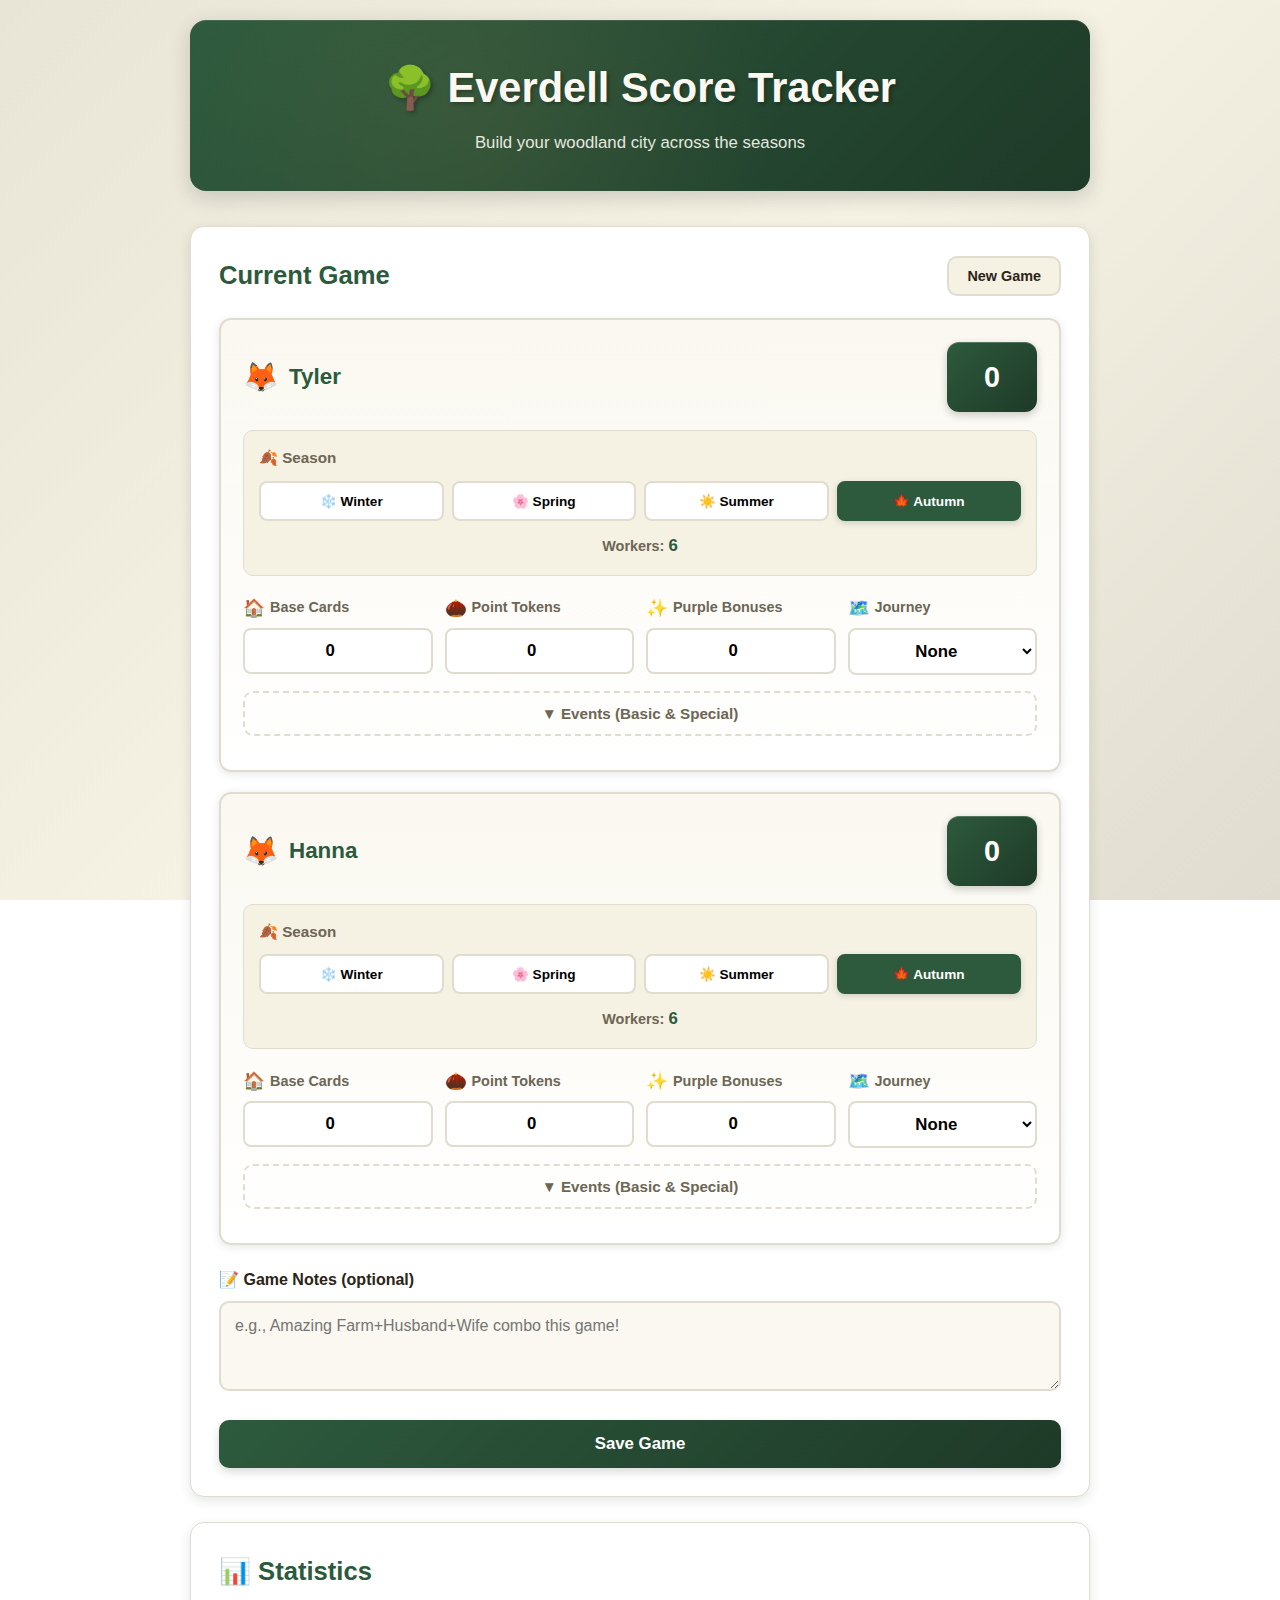
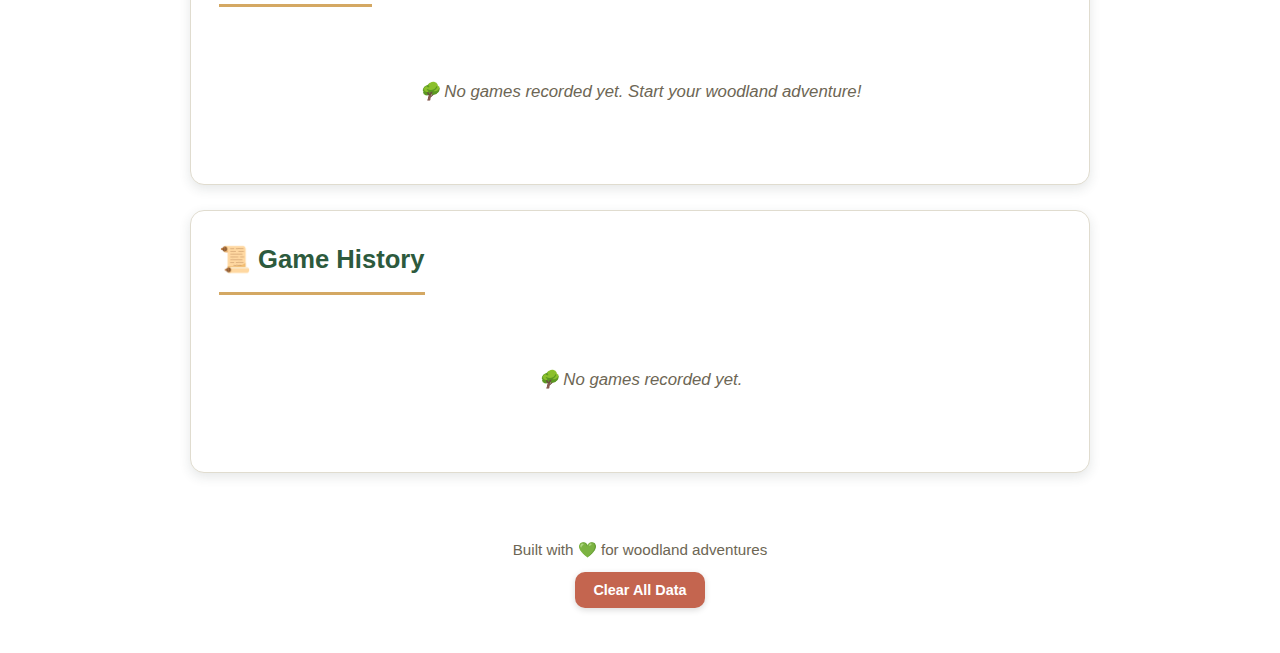
<file: everdell-score-tracker/index.html>
<!DOCTYPE html>
<html lang="en">
<head>
    <meta charset="UTF-8">
    <meta name="viewport" content="width=device-width, initial-scale=1.0">
    <title>Everdell Score Tracker 🌳</title>
    <link rel="stylesheet" href="styles.css">
</head>
<body>
    <div class="container">
        <header>
            <h1>🌳 Everdell Score Tracker</h1>
            <p class="subtitle">Build your woodland city across the seasons</p>
        </header>

        <!-- Player Setup Screen -->
        <section id="playerSetupSection" class="card" style="display: none;">
            <h2>🏡 New Game Setup</h2>
            <div class="player-count-selection">
                <label>How many players?</label>
                <div class="player-count-buttons">
                    <button class="player-count-btn" data-count="2">2 Players</button>
                    <button class="player-count-btn" data-count="3">3 Players</button>
                    <button class="player-count-btn" data-count="4">4 Players</button>
                </div>
            </div>
            <div id="playerNamesSetup" style="display: none;">
                <div id="playerNameInputs"></div>
                <div class="button-group">
                    <button id="startGameBtn" class="btn-primary">Start Game →</button>
                </div>
            </div>
        </section>

        <!-- New Game Form -->
        <section id="newGameSection" class="card">
            <div class="section-header">
                <h2>Current Game</h2>
                <button id="newGameBtn" class="btn-secondary-small">New Game</button>
            </div>
            <div id="playersInput">
                <!-- Player inputs will be generated by JS -->
            </div>
            
            <!-- Game Notes -->
            <div class="game-notes-section">
                <label for="gameNotes">📝 Game Notes (optional)</label>
                <textarea id="gameNotes" placeholder="e.g., Amazing Farm+Husband+Wife combo this game!"></textarea>
            </div>
            
            <div class="button-group">
                <button id="saveGameBtn" class="btn-primary">Save Game</button>
            </div>
        </section>

        <!-- Statistics -->
        <section id="statsSection" class="card">
            <h2>📊 Statistics</h2>
            <div id="statsContent">
                <p class="empty-state">No games recorded yet. Play a game to see stats!</p>
            </div>
        </section>

        <!-- Game History -->
        <section id="historySection" class="card">
            <h2>📜 Game History</h2>
            <div id="historyContent">
                <p class="empty-state">No games recorded yet.</p>
            </div>
        </section>

        <!-- Footer -->
        <footer>
            <p>Built with 💚 for woodland adventures</p>
            <button id="clearDataBtn" class="btn-danger-small">Clear All Data</button>
        </footer>
    </div>

    <script src="app.js"></script>
</body>
</html>
</file>
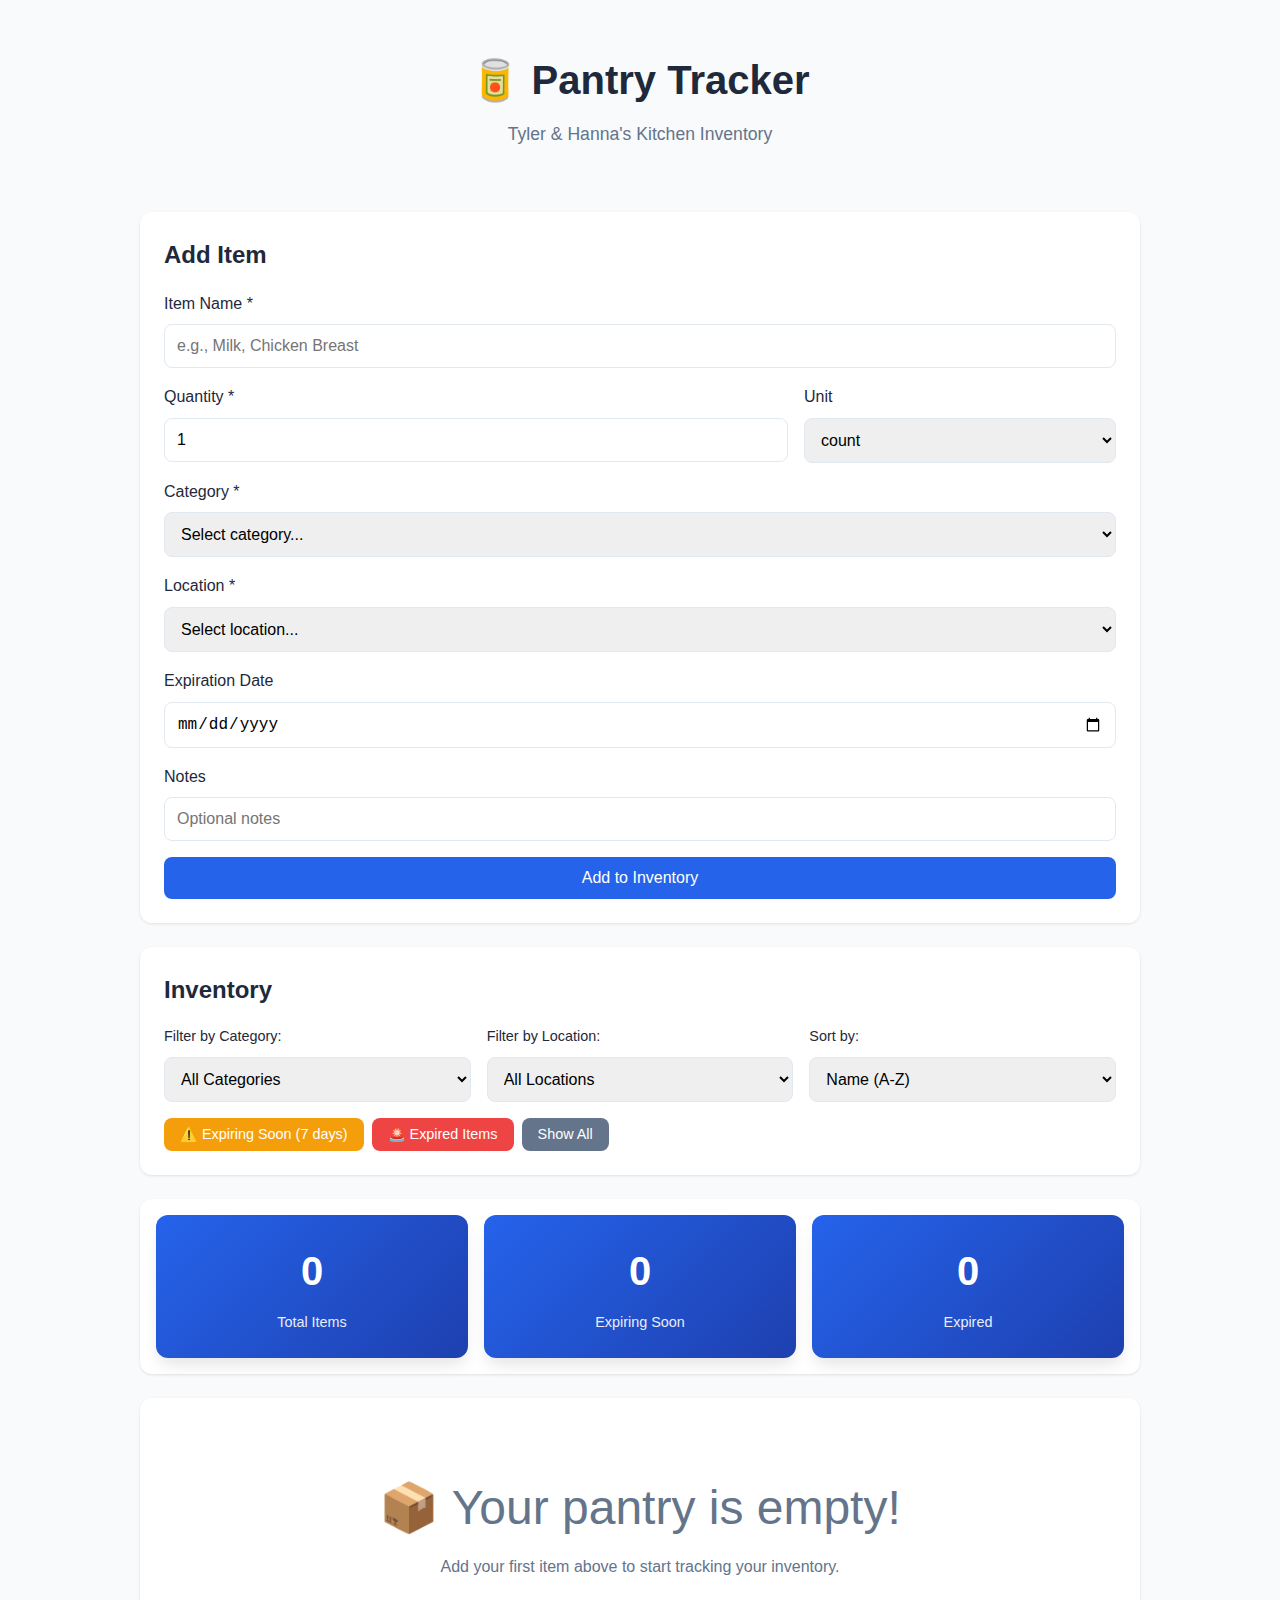
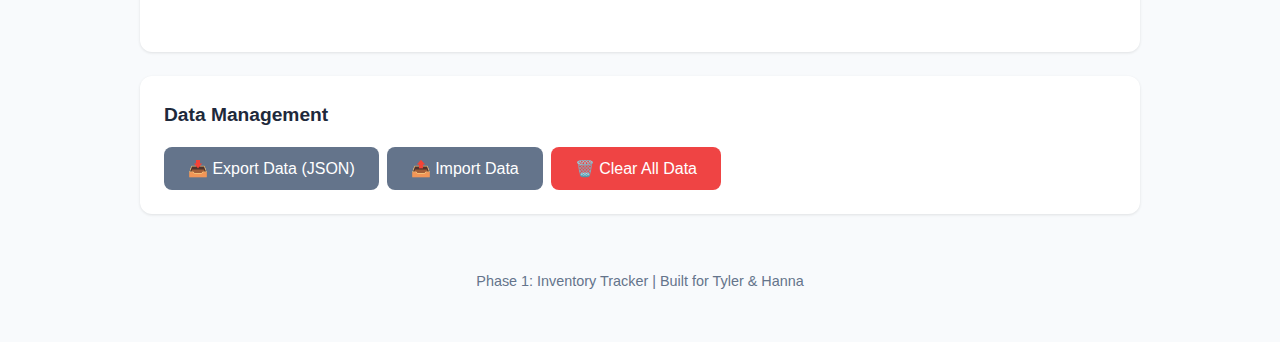
<file: pantry-tracker/index.html>
<!DOCTYPE html>
<html lang="en">
<head>
    <meta charset="UTF-8">
    <meta name="viewport" content="width=device-width, initial-scale=1.0">
    <title>Pantry Tracker - Phase 1</title>
    <link rel="stylesheet" href="styles.css">
</head>
<body>
    <div class="container">
        <header>
            <h1>🥫 Pantry Tracker</h1>
            <p class="subtitle">Tyler & Hanna's Kitchen Inventory</p>
        </header>

        <!-- Add Item Form -->
        <section class="add-item-section">
            <h2>Add Item</h2>
            <form id="add-item-form">
                <div class="form-group">
                    <label for="item-name">Item Name *</label>
                    <input type="text" id="item-name" required placeholder="e.g., Milk, Chicken Breast">
                </div>

                <div class="form-row">
                    <div class="form-group">
                        <label for="item-quantity">Quantity *</label>
                        <input type="number" id="item-quantity" min="1" value="1" required>
                    </div>

                    <div class="form-group">
                        <label for="item-unit">Unit</label>
                        <select id="item-unit">
                            <option value="count">count</option>
                            <option value="lbs">lbs</option>
                            <option value="oz">oz</option>
                            <option value="gal">gal</option>
                            <option value="qt">qt</option>
                            <option value="pt">pt</option>
                            <option value="cup">cup</option>
                            <option value="pkg">pkg</option>
                            <option value="can">can</option>
                            <option value="box">box</option>
                        </select>
                    </div>
                </div>

                <div class="form-group">
                    <label for="item-category">Category *</label>
                    <select id="item-category" required>
                        <option value="">Select category...</option>
                        <option value="dairy">🥛 Dairy & Eggs</option>
                        <option value="produce">🥬 Produce</option>
                        <option value="meat">🥩 Meat & Seafood</option>
                        <option value="pantry">🥫 Pantry Staples</option>
                        <option value="frozen">🧊 Frozen</option>
                        <option value="snacks">🍿 Snacks</option>
                        <option value="beverages">🥤 Beverages</option>
                        <option value="condiments">🧂 Condiments & Sauces</option>
                        <option value="baking">🍪 Baking</option>
                        <option value="other">📦 Other</option>
                    </select>
                </div>

                <div class="form-group">
                    <label for="item-location">Location *</label>
                    <select id="item-location" required>
                        <option value="">Select location...</option>
                        <option value="fridge">🧊 Refrigerator</option>
                        <option value="freezer">❄️ Freezer</option>
                        <option value="pantry">🚪 Pantry</option>
                        <option value="cabinet">🗄️ Cabinet</option>
                        <option value="counter">🪑 Counter</option>
                    </select>
                </div>

                <div class="form-group">
                    <label for="item-expiration">Expiration Date</label>
                    <input type="date" id="item-expiration">
                </div>

                <div class="form-group">
                    <label for="item-notes">Notes</label>
                    <input type="text" id="item-notes" placeholder="Optional notes">
                </div>

                <button type="submit" class="btn btn-primary">Add to Inventory</button>
            </form>
        </section>

        <!-- Filter & Sort Controls -->
        <section class="controls-section">
            <h2>Inventory</h2>
            <div class="controls">
                <div class="filter-group">
                    <label for="filter-category">Filter by Category:</label>
                    <select id="filter-category">
                        <option value="all">All Categories</option>
                        <option value="dairy">🥛 Dairy & Eggs</option>
                        <option value="produce">🥬 Produce</option>
                        <option value="meat">🥩 Meat & Seafood</option>
                        <option value="pantry">🥫 Pantry Staples</option>
                        <option value="frozen">🧊 Frozen</option>
                        <option value="snacks">🍿 Snacks</option>
                        <option value="beverages">🥤 Beverages</option>
                        <option value="condiments">🧂 Condiments & Sauces</option>
                        <option value="baking">🍪 Baking</option>
                        <option value="other">📦 Other</option>
                    </select>
                </div>

                <div class="filter-group">
                    <label for="filter-location">Filter by Location:</label>
                    <select id="filter-location">
                        <option value="all">All Locations</option>
                        <option value="fridge">🧊 Refrigerator</option>
                        <option value="freezer">❄️ Freezer</option>
                        <option value="pantry">🚪 Pantry</option>
                        <option value="cabinet">🗄️ Cabinet</option>
                        <option value="counter">🪑 Counter</option>
                    </select>
                </div>

                <div class="filter-group">
                    <label for="sort-by">Sort by:</label>
                    <select id="sort-by">
                        <option value="name-asc">Name (A-Z)</option>
                        <option value="name-desc">Name (Z-A)</option>
                        <option value="expiration-asc">Expiration (Soonest)</option>
                        <option value="expiration-desc">Expiration (Latest)</option>
                        <option value="category">Category</option>
                        <option value="location">Location</option>
                        <option value="added-desc">Recently Added</option>
                    </select>
                </div>
            </div>

            <div class="quick-filters">
                <button class="btn btn-warning btn-sm" id="show-expiring">⚠️ Expiring Soon (7 days)</button>
                <button class="btn btn-danger btn-sm" id="show-expired">🚨 Expired Items</button>
                <button class="btn btn-secondary btn-sm" id="show-all">Show All</button>
            </div>
        </section>

        <!-- Stats Summary -->
        <section class="stats-section">
            <div class="stat-card">
                <div class="stat-value" id="total-items">0</div>
                <div class="stat-label">Total Items</div>
            </div>
            <div class="stat-card">
                <div class="stat-value" id="expiring-soon">0</div>
                <div class="stat-label">Expiring Soon</div>
            </div>
            <div class="stat-card">
                <div class="stat-value" id="expired-count">0</div>
                <div class="stat-label">Expired</div>
            </div>
        </section>

        <!-- Inventory List -->
        <section class="inventory-section">
            <div id="inventory-list" class="inventory-list">
                <!-- Items will be inserted here by JavaScript -->
            </div>
            <div id="empty-state" class="empty-state">
                <p>📦 Your pantry is empty!</p>
                <p>Add your first item above to start tracking your inventory.</p>
            </div>
        </section>

        <!-- Export/Import Data -->
        <section class="data-section">
            <h3>Data Management</h3>
            <div class="data-controls">
                <button class="btn btn-secondary" id="export-data">📥 Export Data (JSON)</button>
                <button class="btn btn-secondary" id="import-data">📤 Import Data</button>
                <input type="file" id="import-file" accept=".json" style="display: none;">
                <button class="btn btn-danger" id="clear-all">🗑️ Clear All Data</button>
            </div>
        </section>

        <footer>
            <p>Phase 1: Inventory Tracker | Built for Tyler & Hanna</p>
        </footer>
    </div>

    <script src="app.js"></script>
</body>
</html>
</file>
<file: everdell-score-tracker/styles.css>
/* ====================================
   🌳 Everdell Score Tracker Styles
   Woodland Fantasy Theme
   ==================================== */

/* Root Variables - Everdell Inspired */
:root {
    /* Everdell Color Palette */
    --forest-green: #2d5a3d;
    --deep-forest: #1e3a28;
    --meadow-green: #5a8f69;
    --bark-brown: #6d4c2f;
    --warm-brown: #8b6f47;
    --golden-amber: #d4a863;
    --berry-purple: #8b6ba8;
    --soft-lavender: #b39dbb;
    --parchment: #f5f1e3;
    --cream: #faf8f0;
    --white: #ffffff;
    
    /* Semantic Colors */
    --text-dark: #2c2416;
    --text-muted: #6d6654;
    --border-light: #e0dccf;
    --shadow-soft: rgba(45, 58, 61, 0.12);
    --shadow-medium: rgba(45, 58, 61, 0.2);
    
    /* Category Colors */
    --card-color: var(--forest-green);
    --token-color: var(--golden-amber);
    --purple-color: var(--berry-purple);
    --journey-color: #7aa4c4;
    --event-color: #c97a4e;
    
    /* Seasonal Colors */
    --winter: #a4c5db;
    --spring: #e3a7bc;
    --summer: #f4d06f;
    --autumn: #d4704b;
    
    /* Status Colors */
    --success: #5a8f69;
    --danger: #c4654f;
}

/* Global Styles */
* {
    margin: 0;
    padding: 0;
    box-sizing: border-box;
}

body {
    font-family: -apple-system, BlinkMacSystemFont, 'Segoe UI', 'Helvetica Neue', Arial, sans-serif;
    background: linear-gradient(135deg, #e8e4d6 0%, var(--parchment) 50%, #e0dccf 100%);
    background-attachment: fixed;
    color: var(--text-dark);
    line-height: 1.6;
    padding: 20px;
    min-height: 100vh;
}

.container {
    max-width: 900px;
    margin: 0 auto;
}

/* Header - Ever Tree Inspired */
header {
    text-align: center;
    margin-bottom: 35px;
    padding: 35px 25px;
    background: linear-gradient(135deg, var(--forest-green) 0%, var(--deep-forest) 100%);
    border-radius: 16px;
    color: var(--cream);
    box-shadow: 0 6px 20px var(--shadow-medium),
                inset 0 1px 0 rgba(255, 255, 255, 0.1);
    position: relative;
    overflow: hidden;
}

header::before {
    content: '';
    position: absolute;
    top: 0;
    left: 0;
    right: 0;
    bottom: 0;
    background: radial-gradient(circle at 30% 50%, rgba(212, 168, 99, 0.1) 0%, transparent 50%);
    pointer-events: none;
}

header h1 {
    font-size: 2.6rem;
    margin-bottom: 8px;
    font-weight: 700;
    text-shadow: 2px 2px 4px rgba(0, 0, 0, 0.3);
    position: relative;
}

.subtitle {
    font-size: 1.05rem;
    opacity: 0.9;
    font-weight: 400;
    position: relative;
}

/* Cards */
.card {
    background: var(--white);
    border-radius: 14px;
    padding: 28px;
    margin-bottom: 25px;
    box-shadow: 0 4px 12px var(--shadow-soft);
    border: 1px solid var(--border-light);
}

.card h2 {
    color: var(--forest-green);
    margin-bottom: 22px;
    font-size: 1.6rem;
    font-weight: 700;
    border-bottom: 3px solid var(--golden-amber);
    padding-bottom: 12px;
    display: inline-block;
}

.section-header {
    display: flex;
    justify-content: space-between;
    align-items: center;
    margin-bottom: 22px;
}

.section-header h2 {
    margin-bottom: 0;
    border-bottom: none;
    padding-bottom: 0;
}

.section-title {
    color: var(--forest-green);
    font-size: 1.3rem;
    margin: 25px 0 18px;
    font-weight: 700;
}

/* Player Setup Section */
.player-count-selection {
    margin-bottom: 25px;
}

.player-count-selection label {
    display: block;
    font-size: 1.1rem;
    color: var(--text-dark);
    margin-bottom: 15px;
    font-weight: 600;
}

.player-count-buttons {
    display: flex;
    gap: 12px;
    flex-wrap: wrap;
}

.player-count-btn {
    flex: 1;
    min-width: 120px;
    padding: 16px 24px;
    background: var(--parchment);
    border: 2px solid var(--border-light);
    border-radius: 10px;
    font-size: 1rem;
    font-weight: 600;
    color: var(--text-dark);
    cursor: pointer;
    transition: all 0.3s ease;
}

.player-count-btn:hover {
    background: var(--cream);
    border-color: var(--golden-amber);
    transform: translateY(-2px);
    box-shadow: 0 4px 8px var(--shadow-soft);
}

.player-count-btn.selected {
    background: linear-gradient(135deg, var(--forest-green), var(--meadow-green));
    color: white;
    border-color: var(--forest-green);
    box-shadow: 0 4px 12px var(--shadow-medium);
}

.player-name-field {
    margin-bottom: 15px;
}

.player-name-field label {
    display: block;
    font-size: 0.95rem;
    color: var(--text-muted);
    margin-bottom: 6px;
    font-weight: 600;
}

.player-name-setup-input {
    width: 100%;
    padding: 14px;
    border: 2px solid var(--border-light);
    border-radius: 10px;
    font-size: 1.05rem;
    background: var(--cream);
    transition: all 0.3s ease;
}

.player-name-setup-input:focus {
    outline: none;
    border-color: var(--forest-green);
    background: var(--white);
    box-shadow: 0 0 0 3px rgba(45, 90, 61, 0.1);
}

/* Player Score Entry Card */
.player-score-card {
    background: linear-gradient(to bottom, var(--cream), var(--white));
    border-radius: 12px;
    padding: 22px;
    margin-bottom: 20px;
    border: 2px solid var(--border-light);
    box-shadow: 0 2px 8px var(--shadow-soft);
    transition: all 0.3s ease;
}

.player-score-card:hover {
    box-shadow: 0 4px 16px var(--shadow-medium);
    border-color: var(--golden-amber);
}

.player-header {
    display: flex;
    justify-content: space-between;
    align-items: center;
    margin-bottom: 18px;
    gap: 15px;
}

.player-info {
    display: flex;
    align-items: center;
    gap: 10px;
}

.player-avatar {
    font-size: 1.8rem;
}

.player-name {
    font-size: 1.4rem;
    font-weight: 700;
    color: var(--forest-green);
}

.total-display {
    background: linear-gradient(135deg, var(--forest-green), var(--deep-forest));
    color: white;
    padding: 12px 24px;
    border-radius: 12px;
    font-size: 1.8rem;
    font-weight: 700;
    min-width: 90px;
    text-align: center;
    box-shadow: 0 3px 8px rgba(0, 0, 0, 0.2),
                inset 0 1px 0 rgba(255, 255, 255, 0.2);
}

/* Season Selector */
.season-selector {
    background: var(--parchment);
    border-radius: 10px;
    padding: 15px;
    margin-bottom: 18px;
    border: 1px solid var(--border-light);
}

.season-selector label {
    display: block;
    font-size: 0.95rem;
    color: var(--text-muted);
    margin-bottom: 10px;
    font-weight: 600;
}

.season-buttons {
    display: grid;
    grid-template-columns: repeat(4, 1fr);
    gap: 8px;
    margin-bottom: 12px;
}

.season-btn {
    padding: 10px 8px;
    background: var(--white);
    border: 2px solid var(--border-light);
    border-radius: 8px;
    font-size: 0.85rem;
    cursor: pointer;
    transition: all 0.2s ease;
    text-align: center;
}

.season-btn:hover {
    transform: translateY(-2px);
    box-shadow: 0 2px 6px var(--shadow-soft);
}

.season-btn.selected {
    border-color: var(--forest-green);
    background: var(--forest-green);
    color: white;
    font-weight: 600;
    box-shadow: 0 2px 6px var(--shadow-medium);
}

.worker-count {
    text-align: center;
    font-size: 0.9rem;
    color: var(--text-muted);
    font-weight: 600;
}

.worker-value {
    color: var(--forest-green);
    font-weight: 700;
    font-size: 1.05rem;
}

/* Score Breakdown Grid */
.score-breakdown {
    display: grid;
    grid-template-columns: repeat(auto-fit, minmax(145px, 1fr));
    gap: 12px;
    margin-bottom: 16px;
}

.score-field {
    display: flex;
    flex-direction: column;
}

.score-field label {
    font-size: 0.9rem;
    color: var(--text-muted);
    margin-bottom: 6px;
    display: flex;
    align-items: center;
    gap: 5px;
    font-weight: 600;
}

.score-field label .emoji {
    font-size: 1.1rem;
}

.score-field input[type="number"],
.score-field select {
    padding: 11px;
    border: 2px solid var(--border-light);
    border-radius: 8px;
    font-size: 1.05rem;
    text-align: center;
    background: var(--white);
    transition: all 0.3s ease;
    font-weight: 600;
}

.score-field input[type="number"]:focus,
.score-field select:focus {
    outline: none;
    border-color: var(--forest-green);
    box-shadow: 0 0 0 3px rgba(45, 90, 61, 0.1);
}

/* Journey Field Styling */
.journey-field {
    grid-column: span 2;
}

.journey-container {
    display: flex;
    gap: 8px;
    flex-wrap: wrap;
    margin-bottom: 8px;
}

.journey-option {
    display: flex;
    align-items: center;
    gap: 6px;
    background: white;
    padding: 8px 12px;
    border-radius: 8px;
    border: 2px solid var(--border-light);
    transition: all 0.2s ease;
}

.journey-option:hover {
    border-color: var(--journey-color);
    background: rgba(122, 164, 196, 0.05);
}

.journey-option input[type="checkbox"] {
    width: 18px;
    height: 18px;
    cursor: pointer;
    accent-color: var(--journey-color);
}

.journey-option label {
    margin: 0;
    font-size: 0.9rem;
    font-weight: 600;
    cursor: pointer;
    color: var(--text-dark);
}

.journey-2pt {
    flex-direction: row;
    align-items: center;
}

.journey-2pt input[type="number"] {
    width: 60px;
    padding: 6px;
    border: 2px solid var(--border-light);
    border-radius: 6px;
    text-align: center;
    font-weight: 600;
    font-size: 0.95rem;
}

.journey-2pt input[type="number"]:focus {
    outline: none;
    border-color: var(--journey-color);
    box-shadow: 0 0 0 2px rgba(122, 164, 196, 0.2);
}

.journey-total {
    font-size: 0.85rem;
    font-weight: 700;
    color: var(--journey-color);
    text-align: right;
    padding-top: 4px;
}

/* Collapsible Section */
.collapsible-toggle {
    background: none;
    border: 2px dashed var(--border-light);
    border-radius: 10px;
    padding: 12px;
    width: 100%;
    cursor: pointer;
    font-size: 0.95rem;
    color: var(--text-muted);
    margin-bottom: 12px;
    transition: all 0.3s ease;
    font-weight: 600;
}

.collapsible-toggle:hover {
    border-color: var(--forest-green);
    color: var(--forest-green);
    background: rgba(45, 90, 61, 0.05);
}

.collapsible-toggle.active {
    border-style: solid;
    border-color: var(--forest-green);
    color: var(--forest-green);
    background: rgba(45, 90, 61, 0.08);
}

.collapsible-content {
    display: none;
}

.collapsible-content.show {
    display: block;
}

/* Basic Events Section */
.basic-events-section {
    background: linear-gradient(135deg, rgba(201, 122, 78, 0.1), rgba(201, 122, 78, 0.05));
    border-radius: 10px;
    padding: 15px;
    margin-bottom: 15px;
    border: 1px solid rgba(201, 122, 78, 0.2);
}

.basic-events-section label {
    display: block;
    font-size: 0.9rem;
    color: var(--text-dark);
    margin-bottom: 10px;
    font-weight: 700;
}

.basic-events-row {
    display: flex;
    align-items: center;
    gap: 10px;
    flex-wrap: wrap;
}

.event-checkbox-group {
    display: flex;
    align-items: center;
    gap: 6px;
    background: white;
    padding: 8px 14px;
    border-radius: 8px;
    cursor: pointer;
    transition: all 0.2s ease;
    border: 1px solid var(--border-light);
}

.event-checkbox-group:hover {
    background: var(--parchment);
    border-color: var(--event-color);
    transform: translateY(-1px);
    box-shadow: 0 2px 4px var(--shadow-soft);
}

.event-checkbox-group input[type="checkbox"] {
    width: 18px;
    height: 18px;
    cursor: pointer;
    accent-color: var(--event-color);
}

.event-checkbox-group span {
    font-size: 0.9rem;
    font-weight: 600;
}

.basic-event-total {
    margin-left: auto;
    font-weight: 700;
    color: var(--event-color);
    font-size: 0.95rem;
}

/* Special Events Section */
.special-events-section {
    background: linear-gradient(135deg, rgba(139, 107, 168, 0.1), rgba(139, 107, 168, 0.05));
    border-radius: 10px;
    padding: 15px;
    border: 1px solid rgba(139, 107, 168, 0.2);
}

.special-events-header {
    display: flex;
    justify-content: space-between;
    align-items: center;
    margin-bottom: 12px;
}

.special-events-header label {
    font-size: 0.9rem;
    color: var(--text-dark);
    font-weight: 700;
}

.add-special-event-btn {
    background: linear-gradient(135deg, var(--berry-purple), var(--soft-lavender));
    color: white;
    border: none;
    padding: 8px 14px;
    border-radius: 8px;
    font-size: 0.85rem;
    cursor: pointer;
    transition: all 0.2s ease;
    font-weight: 600;
    box-shadow: 0 2px 4px rgba(0, 0, 0, 0.15);
}

.add-special-event-btn:hover {
    transform: translateY(-2px);
    box-shadow: 0 3px 8px rgba(0, 0, 0, 0.2);
}

.special-events-list {
    display: flex;
    flex-direction: column;
    gap: 10px;
}

.special-event-row {
    display: flex;
    gap: 10px;
    align-items: center;
}

.special-event-row input[type="text"] {
    flex: 2;
    padding: 10px;
    border: 2px solid var(--border-light);
    border-radius: 8px;
    font-size: 0.9rem;
    background: white;
    transition: border-color 0.3s ease;
}

.special-event-row input[type="number"] {
    flex: 1;
    max-width: 90px;
    padding: 10px;
    border: 2px solid var(--border-light);
    border-radius: 8px;
    font-size: 0.9rem;
    text-align: center;
    background: white;
    font-weight: 600;
    transition: border-color 0.3s ease;
}

.special-event-row input:focus {
    outline: none;
    border-color: var(--berry-purple);
    box-shadow: 0 0 0 3px rgba(139, 107, 168, 0.1);
}

.remove-event-btn {
    background: transparent;
    border: none;
    color: var(--danger);
    font-size: 1.4rem;
    cursor: pointer;
    padding: 5px;
    width: 30px;
    height: 30px;
    display: flex;
    align-items: center;
    justify-content: center;
    border-radius: 4px;
    transition: all 0.2s ease;
}

.remove-event-btn:hover {
    background: rgba(196, 101, 79, 0.1);
}

.special-event-total {
    text-align: right;
    font-weight: 700;
    color: var(--berry-purple);
    margin-top: 8px;
    font-size: 0.95rem;
}

/* Game Notes */
.game-notes-section {
    margin-top: 22px;
}

.game-notes-section label {
    display: block;
    font-size: 1rem;
    color: var(--text-dark);
    margin-bottom: 8px;
    font-weight: 600;
}

.game-notes-section textarea {
    width: 100%;
    padding: 14px;
    border: 2px solid var(--border-light);
    border-radius: 10px;
    font-size: 1rem;
    min-height: 90px;
    resize: vertical;
    font-family: inherit;
    background: var(--cream);
    transition: all 0.3s ease;
}

.game-notes-section textarea:focus {
    outline: none;
    border-color: var(--forest-green);
    background: var(--white);
    box-shadow: 0 0 0 3px rgba(45, 90, 61, 0.1);
}

/* Buttons */
.button-group {
    display: flex;
    gap: 12px;
    margin-top: 22px;
}

button {
    padding: 14px 28px;
    border: none;
    border-radius: 10px;
    font-size: 1.05rem;
    cursor: pointer;
    transition: all 0.3s ease;
    font-weight: 600;
}

.btn-primary {
    background: linear-gradient(135deg, var(--forest-green), var(--deep-forest));
    color: white;
    flex: 1;
    box-shadow: 0 4px 10px rgba(0, 0, 0, 0.15);
}

.btn-primary:hover {
    transform: translateY(-2px);
    box-shadow: 0 6px 16px rgba(0, 0, 0, 0.2);
}

.btn-secondary {
    background: linear-gradient(135deg, var(--golden-amber), var(--warm-brown));
    color: white;
    flex: 1;
    box-shadow: 0 4px 10px rgba(0, 0, 0, 0.15);
}

.btn-secondary:hover {
    transform: translateY(-2px);
    box-shadow: 0 6px 16px rgba(0, 0, 0, 0.2);
}

.btn-secondary-small {
    background: var(--parchment);
    color: var(--text-dark);
    padding: 10px 18px;
    font-size: 0.9rem;
    border: 2px solid var(--border-light);
}

.btn-secondary-small:hover {
    background: var(--golden-amber);
    color: white;
    border-color: var(--golden-amber);
}

.btn-danger-small {
    background: var(--danger);
    color: white;
    padding: 10px 18px;
    font-size: 0.9rem;
    margin-top: 10px;
    box-shadow: 0 2px 6px rgba(0, 0, 0, 0.15);
}

.btn-danger-small:hover {
    background: #a54d3a;
    transform: translateY(-2px);
}

/* Game Card in History */
.game-card {
    background: linear-gradient(to right, var(--cream), var(--white));
    padding: 22px;
    border-radius: 12px;
    margin-bottom: 20px;
    border-left: 5px solid var(--forest-green);
    box-shadow: 0 3px 10px var(--shadow-soft);
    transition: all 0.3s ease;
}

.game-card:hover {
    box-shadow: 0 5px 16px var(--shadow-medium);
    transform: translateX(3px);
}

.game-card-header {
    display: flex;
    justify-content: space-between;
    align-items: flex-start;
    margin-bottom: 16px;
}

.game-date {
    font-size: 0.95rem;
    color: var(--text-muted);
    font-weight: 600;
}

.delete-game-btn {
    background: transparent;
    border: none;
    color: var(--text-muted);
    cursor: pointer;
    font-size: 1.2rem;
    padding: 4px 8px;
    transition: all 0.2s ease;
    border-radius: 6px;
}

.delete-game-btn:hover {
    color: var(--danger);
    background: rgba(196, 101, 79, 0.1);
}

.game-players {
    display: grid;
    gap: 12px;
}

.player-result {
    background: white;
    border-radius: 10px;
    padding: 16px;
    transition: all 0.3s ease;
    border: 2px solid var(--border-light);
}

.player-result:hover {
    transform: translateX(5px);
    box-shadow: 0 2px 8px var(--shadow-soft);
}

.player-result.winner {
    background: linear-gradient(90deg, #fffbf0, white);
    border-left: 5px solid var(--golden-amber);
    box-shadow: 0 3px 10px rgba(212, 168, 99, 0.2);
}

.player-result-header {
    display: flex;
    justify-content: space-between;
    align-items: center;
    margin-bottom: 10px;
}

.player-result-name {
    display: flex;
    align-items: center;
    gap: 8px;
}

.player-result .player-name {
    font-weight: 700;
    font-size: 1.15rem;
    color: var(--text-dark);
}

.player-result.winner .player-name::after {
    content: " 👑";
}

.season-badge {
    font-size: 1rem;
}

.player-result .score {
    font-size: 1.6rem;
    color: var(--forest-green);
    font-weight: 700;
}

.score-breakdown-display {
    font-size: 0.9rem;
    color: var(--text-muted);
    display: flex;
    flex-wrap: wrap;
    gap: 8px;
}

.breakdown-item {
    background: var(--parchment);
    padding: 4px 10px;
    border-radius: 6px;
    font-weight: 600;
    border-left: 3px solid var(--border-light);
}

.breakdown-item.cards { border-left-color: var(--card-color); }
.breakdown-item.tokens { border-left-color: var(--token-color); }
.breakdown-item.purple { border-left-color: var(--purple-color); }
.breakdown-item.journey { border-left-color: var(--journey-color); }
.breakdown-item.events { border-left-color: var(--event-color); }

.game-notes-display {
    margin-top: 15px;
    padding: 14px;
    background: white;
    border-radius: 10px;
    font-style: italic;
    color: var(--text-muted);
    border-left: 4px solid var(--golden-amber);
    font-size: 0.95rem;
}

/* Stats */
.stats-grid {
    display: grid;
    grid-template-columns: repeat(auto-fit, minmax(200px, 1fr));
    gap: 16px;
}

.stat-card {
    background: linear-gradient(135deg, var(--cream), var(--white));
    padding: 22px;
    border-radius: 12px;
    text-align: center;
    border: 2px solid var(--border-light);
    transition: all 0.3s ease;
    box-shadow: 0 2px 8px var(--shadow-soft);
}

.stat-card:hover {
    transform: translateY(-4px);
    box-shadow: 0 6px 16px var(--shadow-medium);
    border-color: var(--golden-amber);
}

.stat-icon {
    font-size: 2.5rem;
    margin-bottom: 8px;
}

.stat-label {
    font-size: 0.9rem;
    color: var(--text-muted);
    margin-bottom: 8px;
    font-weight: 600;
}

.stat-value {
    font-size: 2.4rem;
    font-weight: 700;
    color: var(--forest-green);
    line-height: 1;
}

.stat-sub {
    font-size: 0.85rem;
    color: var(--text-muted);
    margin-top: 6px;
}

.player-stat {
    border-top: 3px solid var(--forest-green);
}

/* Category Breakdown */
.category-breakdown {
    margin-top: 25px;
    background: var(--parchment);
    padding: 20px;
    border-radius: 12px;
    border: 1px solid var(--border-light);
}

.category-bar {
    display: flex;
    align-items: center;
    margin-bottom: 14px;
}

.category-label {
    width: 110px;
    font-size: 0.9rem;
    color: var(--text-dark);
    font-weight: 600;
}

.category-bar-track {
    flex: 1;
    height: 22px;
    background: white;
    border-radius: 12px;
    overflow: hidden;
    margin: 0 12px;
    border: 1px solid var(--border-light);
}

.category-bar-fill {
    height: 100%;
    border-radius: 12px;
    transition: width 0.6s ease;
    box-shadow: inset 0 1px 2px rgba(255, 255, 255, 0.3);
}

.category-bar-fill.cards { background: linear-gradient(90deg, var(--card-color), var(--meadow-green)); }
.category-bar-fill.tokens { background: linear-gradient(90deg, var(--token-color), #e6c07b); }
.category-bar-fill.purple { background: linear-gradient(90deg, var(--purple-color), var(--soft-lavender)); }
.category-bar-fill.journey { background: linear-gradient(90deg, var(--journey-color), #95c4e0); }
.category-bar-fill.events { background: linear-gradient(90deg, var(--event-color), #e09a6f); }

.category-value {
    width: 70px;
    text-align: right;
    font-weight: 700;
    font-size: 0.95rem;
    color: var(--forest-green);
}

/* Empty State */
.empty-state {
    text-align: center;
    color: var(--text-muted);
    padding: 50px 20px;
    font-style: italic;
    font-size: 1.05rem;
}

/* Footer */
footer {
    text-align: center;
    margin-top: 40px;
    padding: 25px;
    color: var(--text-muted);
    font-size: 0.95rem;
}

/* Responsive */
@media (max-width: 700px) {
    body {
        padding: 12px;
    }
    
    header h1 {
        font-size: 2rem;
    }
    
    .card {
        padding: 20px;
    }
    
    .score-breakdown {
        grid-template-columns: 1fr;
    }
    
    .journey-field {
        grid-column: span 1;
    }
    
    .journey-container {
        flex-direction: column;
        gap: 6px;
    }
    
    .journey-option {
        width: 100%;
        justify-content: space-between;
    }
    
    .season-buttons {
        grid-template-columns: repeat(2, 1fr);
    }
    
    .button-group {
        flex-direction: column;
    }
    
    .stats-grid {
        grid-template-columns: repeat(2, 1fr);
    }
    
    .player-count-buttons {
        flex-direction: column;
    }
    
    .player-count-btn {
        min-width: 100%;
    }
    
    .total-display {
        font-size: 1.5rem;
        padding: 10px 20px;
        min-width: 75px;
    }
    
    .basic-events-row {
        flex-direction: column;
        align-items: flex-start;
    }
    
    .basic-event-total {
        margin-left: 0;
        margin-top: 10px;
    }
    
    .special-event-row {
        flex-wrap: wrap;
    }
    
    .special-event-row input[type="text"] {
        flex: 1 1 100%;
        min-width: 100%;
    }
    
    .special-event-row input[type="number"] {
        flex: 1;
        max-width: calc(100% - 40px);
    }
}

@media (max-width: 500px) {
    header h1 {
        font-size: 1.7rem;
    }
    
    .subtitle {
        font-size: 0.95rem;
    }
    
    .stats-grid {
        grid-template-columns: 1fr;
    }
    
    .category-label {
        width: 90px;
        font-size: 0.8rem;
    }
    
    .category-value {
        width: 55px;
        font-size: 0.85rem;
    }
    
    .player-header {
        flex-direction: column;
        gap: 10px;
    }
    
    .total-display {
        width: 100%;
    }
    
    .event-checkbox-group {
        width: 100%;
        justify-content: flex-start;
    }
}
</file>
<file: pantry-tracker/styles.css>
/* CSS Reset & Base Styles */
* {
    margin: 0;
    padding: 0;
    box-sizing: border-box;
}

:root {
    --primary: #2563eb;
    --primary-dark: #1e40af;
    --secondary: #64748b;
    --success: #10b981;
    --warning: #f59e0b;
    --danger: #ef4444;
    --bg: #f8fafc;
    --card-bg: #ffffff;
    --text: #1e293b;
    --text-muted: #64748b;
    --border: #e2e8f0;
    --shadow: 0 1px 3px 0 rgba(0, 0, 0, 0.1);
    --shadow-lg: 0 10px 15px -3px rgba(0, 0, 0, 0.1);
}

body {
    font-family: -apple-system, BlinkMacSystemFont, 'Segoe UI', Roboto, Oxygen, Ubuntu, Cantarell, sans-serif;
    background: var(--bg);
    color: var(--text);
    line-height: 1.6;
    padding: 1rem;
}

.container {
    max-width: 1000px;
    margin: 0 auto;
}

/* Header */
header {
    text-align: center;
    margin-bottom: 2rem;
    padding: 2rem 0;
}

h1 {
    font-size: 2.5rem;
    margin-bottom: 0.5rem;
    color: var(--text);
}

.subtitle {
    color: var(--text-muted);
    font-size: 1.1rem;
}

h2 {
    font-size: 1.5rem;
    margin-bottom: 1rem;
    color: var(--text);
}

h3 {
    font-size: 1.2rem;
    margin-bottom: 1rem;
    color: var(--text);
}

/* Sections */
section {
    background: var(--card-bg);
    padding: 1.5rem;
    border-radius: 12px;
    margin-bottom: 1.5rem;
    box-shadow: var(--shadow);
}

/* Form Styles */
.form-group {
    margin-bottom: 1rem;
}

.form-row {
    display: grid;
    grid-template-columns: 2fr 1fr;
    gap: 1rem;
}

label {
    display: block;
    margin-bottom: 0.5rem;
    font-weight: 500;
    color: var(--text);
}

input[type="text"],
input[type="number"],
input[type="date"],
select {
    width: 100%;
    padding: 0.75rem;
    border: 1px solid var(--border);
    border-radius: 8px;
    font-size: 1rem;
    transition: border-color 0.2s;
}

input:focus,
select:focus {
    outline: none;
    border-color: var(--primary);
}

/* Buttons */
.btn {
    padding: 0.75rem 1.5rem;
    border: none;
    border-radius: 8px;
    font-size: 1rem;
    font-weight: 500;
    cursor: pointer;
    transition: all 0.2s;
    display: inline-block;
}

.btn-primary {
    background: var(--primary);
    color: white;
    width: 100%;
}

.btn-primary:hover {
    background: var(--primary-dark);
}

.btn-secondary {
    background: var(--secondary);
    color: white;
}

.btn-secondary:hover {
    background: #475569;
}

.btn-success {
    background: var(--success);
    color: white;
}

.btn-warning {
    background: var(--warning);
    color: white;
}

.btn-danger {
    background: var(--danger);
    color: white;
}

.btn-sm {
    padding: 0.5rem 1rem;
    font-size: 0.9rem;
}

/* Controls Section */
.controls {
    display: grid;
    grid-template-columns: repeat(auto-fit, minmax(200px, 1fr));
    gap: 1rem;
    margin-bottom: 1rem;
}

.filter-group label {
    font-size: 0.9rem;
}

.quick-filters {
    display: flex;
    gap: 0.5rem;
    flex-wrap: wrap;
}

/* Stats Section */
.stats-section {
    display: grid;
    grid-template-columns: repeat(auto-fit, minmax(150px, 1fr));
    gap: 1rem;
    padding: 1rem;
}

.stat-card {
    text-align: center;
    padding: 1.5rem;
    background: linear-gradient(135deg, var(--primary) 0%, var(--primary-dark) 100%);
    color: white;
    border-radius: 12px;
    box-shadow: var(--shadow-lg);
}

.stat-value {
    font-size: 2.5rem;
    font-weight: bold;
    margin-bottom: 0.5rem;
}

.stat-label {
    font-size: 0.9rem;
    opacity: 0.9;
}

/* Inventory List */
.inventory-list {
    display: grid;
    gap: 1rem;
}

.inventory-item {
    padding: 1rem;
    border: 1px solid var(--border);
    border-radius: 8px;
    background: var(--card-bg);
    transition: all 0.2s;
}

.inventory-item:hover {
    box-shadow: var(--shadow-lg);
    transform: translateY(-2px);
}

.item-header {
    display: flex;
    justify-content: space-between;
    align-items: center;
    margin-bottom: 0.5rem;
}

.item-name {
    font-size: 1.2rem;
    font-weight: 600;
    color: var(--text);
}

.item-quantity {
    font-size: 1rem;
    color: var(--text-muted);
    font-weight: 500;
}

.item-meta {
    display: flex;
    flex-wrap: wrap;
    gap: 0.5rem;
    margin-bottom: 0.5rem;
}

.meta-badge {
    padding: 0.25rem 0.75rem;
    border-radius: 20px;
    font-size: 0.85rem;
    font-weight: 500;
}

.badge-category {
    background: #dbeafe;
    color: #1e40af;
}

.badge-location {
    background: #e0e7ff;
    color: #4338ca;
}

.badge-expiration {
    background: #fef3c7;
    color: #92400e;
}

.badge-expiring {
    background: #fef3c7;
    color: #92400e;
}

.badge-expired {
    background: #fee2e2;
    color: #991b1b;
}

.item-notes {
    font-size: 0.9rem;
    color: var(--text-muted);
    font-style: italic;
    margin-bottom: 0.5rem;
}

.item-actions {
    display: flex;
    gap: 0.5rem;
    margin-top: 0.75rem;
}

.item-actions button {
    padding: 0.5rem 1rem;
    border: none;
    border-radius: 6px;
    font-size: 0.85rem;
    cursor: pointer;
    transition: all 0.2s;
}

.btn-edit {
    background: var(--secondary);
    color: white;
}

.btn-delete {
    background: var(--danger);
    color: white;
}

.btn-use {
    background: var(--success);
    color: white;
}

/* Empty State */
.empty-state {
    text-align: center;
    padding: 3rem;
    color: var(--text-muted);
}

.empty-state p:first-child {
    font-size: 3rem;
    margin-bottom: 0.5rem;
}

/* Data Section */
.data-controls {
    display: flex;
    gap: 0.5rem;
    flex-wrap: wrap;
}

/* Footer */
footer {
    text-align: center;
    padding: 2rem 0;
    color: var(--text-muted);
    font-size: 0.9rem;
}

/* Responsive Design */
@media (max-width: 768px) {
    h1 {
        font-size: 2rem;
    }

    .controls {
        grid-template-columns: 1fr;
    }

    .form-row {
        grid-template-columns: 1fr;
    }

    .stats-section {
        grid-template-columns: 1fr;
    }

    .quick-filters {
        flex-direction: column;
    }

    .quick-filters button {
        width: 100%;
    }

    .data-controls {
        flex-direction: column;
    }

    .data-controls button {
        width: 100%;
    }
}

/* Hidden class for toggling visibility */
.hidden {
    display: none !important;
}
</file>
